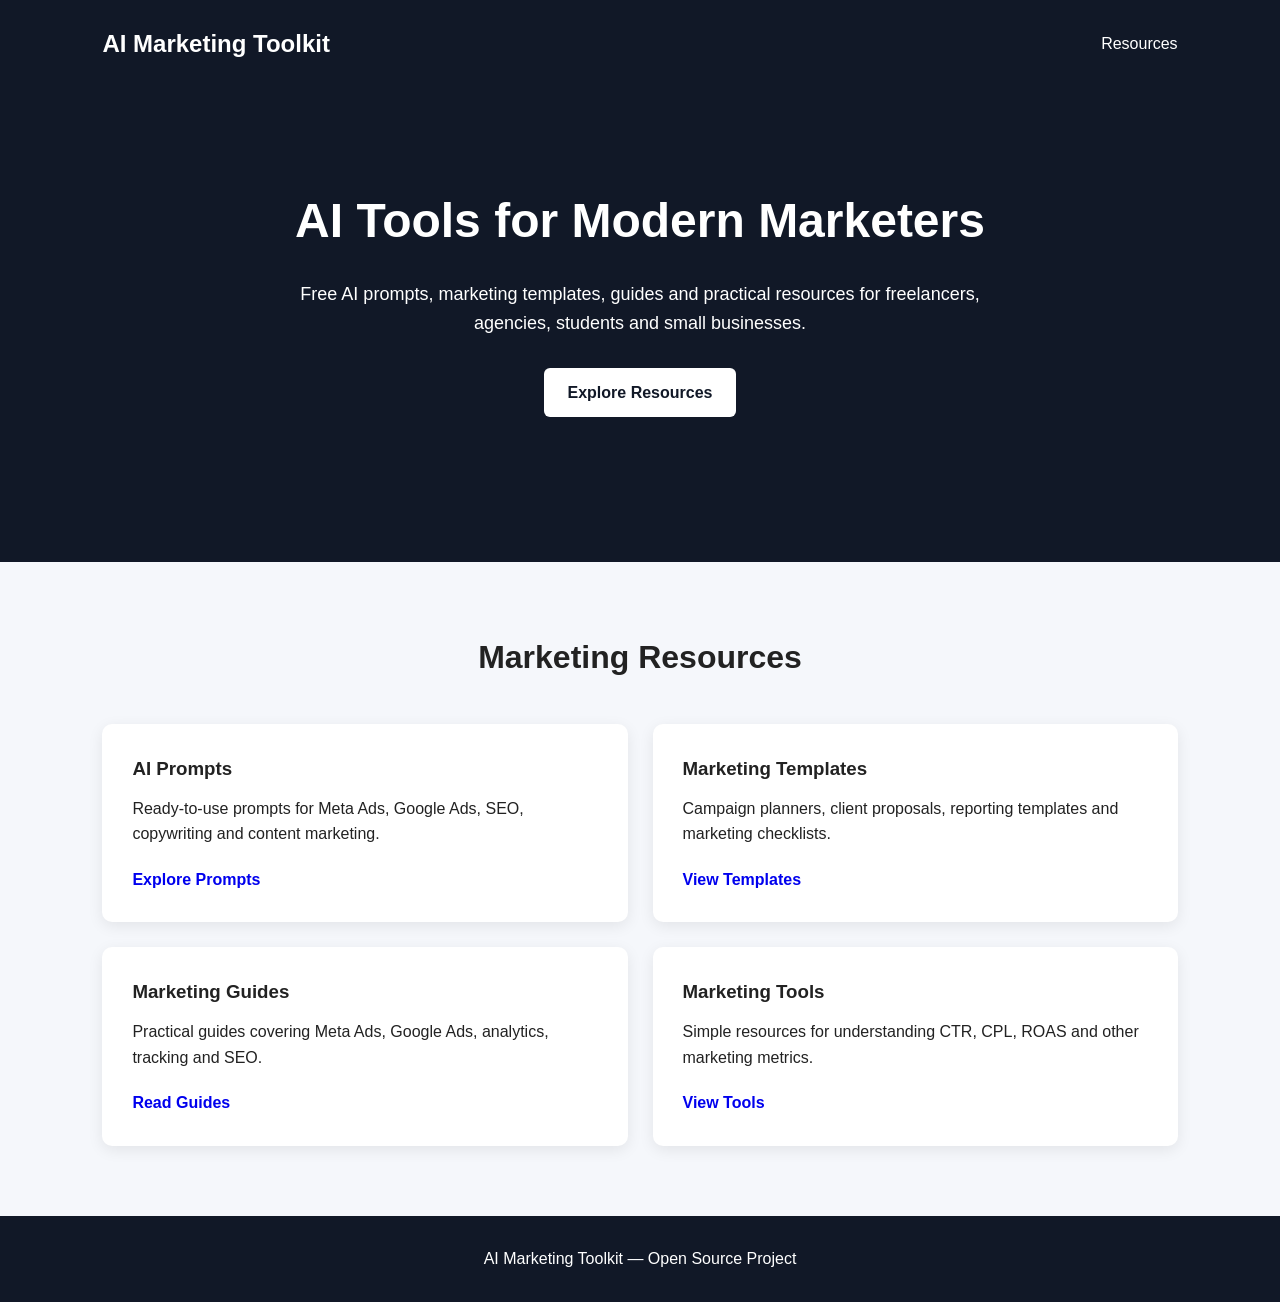
<file: index.html>
<!DOCTYPE html>
<html lang="en">
<head>
    <meta charset="UTF-8">
    <meta name="viewport" content="width=device-width, initial-scale=1.0">
    <meta name="description" content="AI Marketing Toolkit - Free AI prompts, marketing templates, guides and tools.">
    <title>AI Marketing Toolkit</title>
    <link rel="stylesheet" href="style.css">
</head>

<body>

    <header class="hero">
        <nav>
            <h2>AI Marketing Toolkit</h2>
            <a href="#resources">Resources</a>
        </nav>

        <div class="hero-content">
            <h1>AI Tools for Modern Marketers</h1>
            <p>
                Free AI prompts, marketing templates, guides and practical resources
                for freelancers, agencies, students and small businesses.
            </p>

            <a class="button" href="#resources">Explore Resources</a>
        </div>
    </header>

    <main id="resources">

        <section>
            <h2>Marketing Resources</h2>

            <div class="cards">

                <div class="card">
                    <h3>AI Prompts</h3>
                    <p>
                        Ready-to-use prompts for Meta Ads, Google Ads,
                        SEO, copywriting and content marketing.
                    </p>
                    <a href="prompts/facebook-ads.md">Explore Prompts</a>
                </div>

                <div class="card">
                    <h3>Marketing Templates</h3>
                    <p>
                        Campaign planners, client proposals,
                        reporting templates and marketing checklists.
                    </p>
                    <a href="templates/campaign-planner.md">View Templates</a>
                </div>

                <div class="card">
                    <h3>Marketing Guides</h3>
                    <p>
                        Practical guides covering Meta Ads, Google Ads,
                        analytics, tracking and SEO.
                    </p>
                    <a href="docs/meta-ads-guide.md">Read Guides</a>
                </div>

                <div class="card">
                    <h3>Marketing Tools</h3>
                    <p>
                        Simple resources for understanding CTR,
                        CPL, ROAS and other marketing metrics.
                    </p>
                    <a href="tools/marketing-metrics.md">View Tools</a>
                </div>

            </div>
        </section>

    </main>

    <footer>
        <p>AI Marketing Toolkit — Open Source Project</p>
    </footer>

    <script src="script.js"></script>

</body>
</html>
</file>
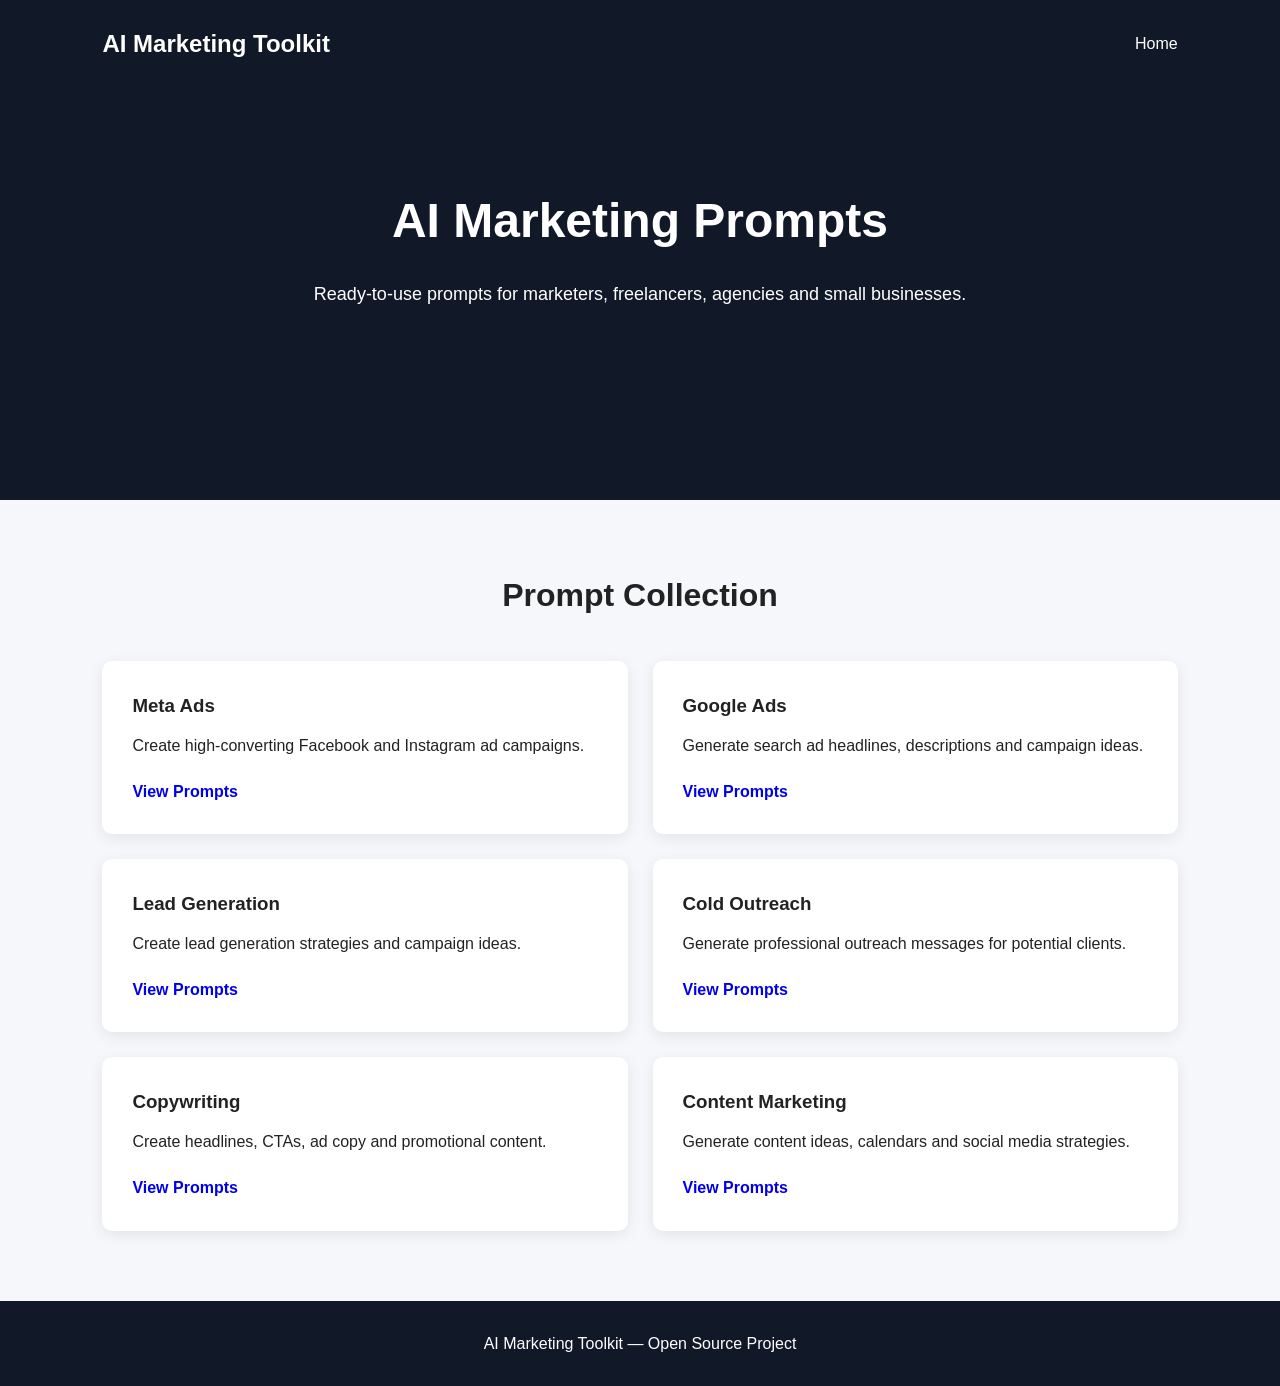
<file: prompts.html>
<!DOCTYPE html>
<html lang="en">
<head>
    <meta charset="UTF-8">
    <meta name="viewport" content="width=device-width, initial-scale=1.0">
    <title>AI Marketing Prompts</title>
    <link rel="stylesheet" href="style.css">
</head>

<body>

<header class="hero">
    <nav>
        <h2>AI Marketing Toolkit</h2>
        <a href="index.html">Home</a>
    </nav>

    <div class="hero-content">
        <h1>AI Marketing Prompts</h1>
        <p>
            Ready-to-use prompts for marketers, freelancers,
            agencies and small businesses.
        </p>
    </div>
</header>

<main>

<section>
    <h2>Prompt Collection</h2>

    <div class="cards">

        <div class="card">
            <h3>Meta Ads</h3>
            <p>Create high-converting Facebook and Instagram ad campaigns.</p>
            <a href="prompts/facebook-ads.md">View Prompts</a>
        </div>

        <div class="card">
            <h3>Google Ads</h3>
            <p>Generate search ad headlines, descriptions and campaign ideas.</p>
            <a href="prompts/google-ads.md">View Prompts</a>
        </div>

        <div class="card">
            <h3>Lead Generation</h3>
            <p>Create lead generation strategies and campaign ideas.</p>
            <a href="prompts/lead-generation.md">View Prompts</a>
        </div>

        <div class="card">
            <h3>Cold Outreach</h3>
            <p>Generate professional outreach messages for potential clients.</p>
            <a href="prompts/cold-outreach.md">View Prompts</a>
        </div>

        <div class="card">
            <h3>Copywriting</h3>
            <p>Create headlines, CTAs, ad copy and promotional content.</p>
            <a href="prompts/copywriting.md">View Prompts</a>
        </div>

        <div class="card">
            <h3>Content Marketing</h3>
            <p>Generate content ideas, calendars and social media strategies.</p>
            <a href="prompts/content-marketing.md">View Prompts</a>
        </div>

    </div>
</section>

</main>

<footer>
    <p>AI Marketing Toolkit — Open Source Project</p>
</footer>

</body>
</html>
</file>
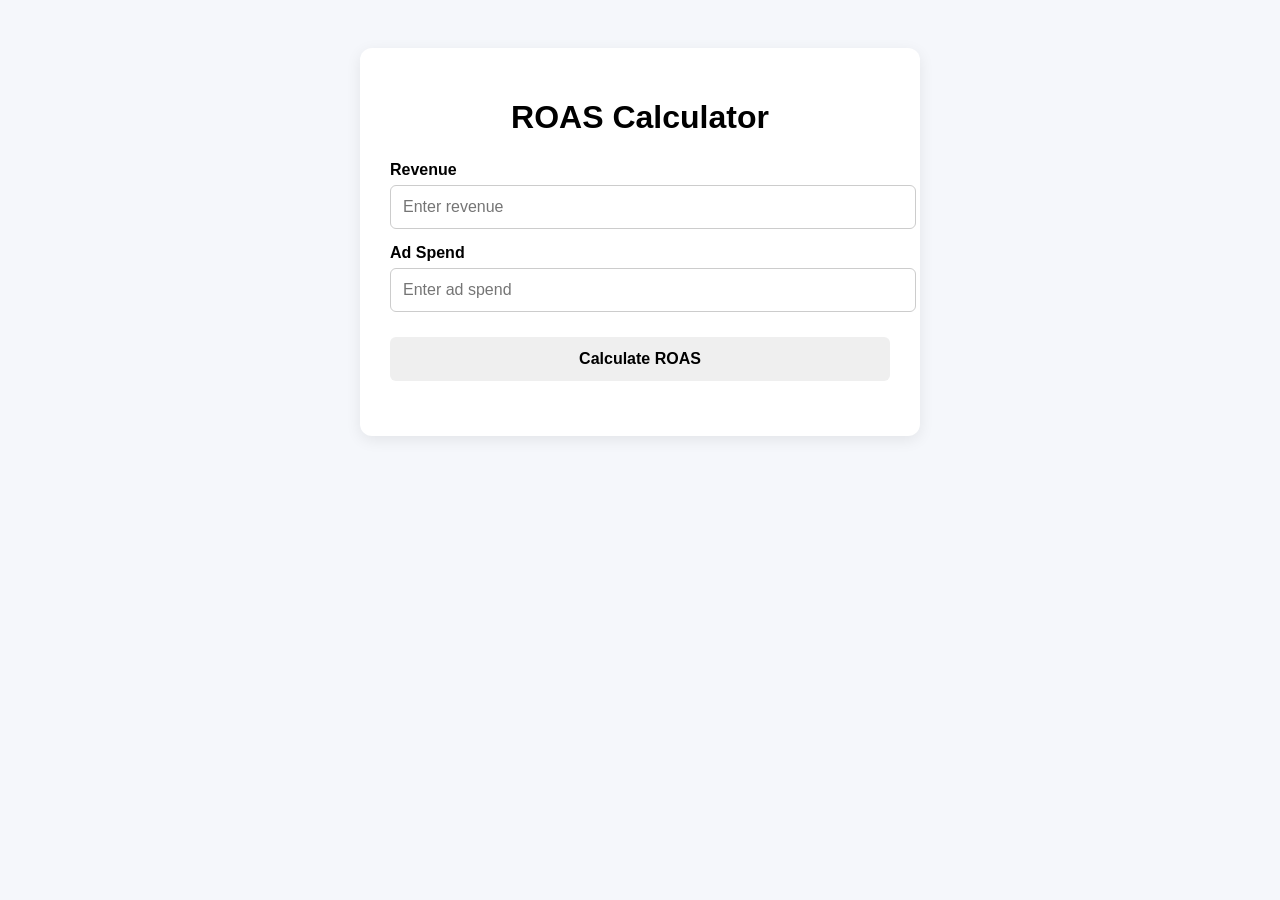
<file: prompts/prompts/prompts/prompts/templates/templates/docs/templates/templates/docs/docs/docs/examples/examples/examples/examples/templates/templates/prompts/prompts/prompts/templates/docs/prompts/prompts/templates/templates/docs/tools/tools/tools/tools/tools/guides/guides/guides/guides/guides/tools/roas-calculator.html>
<!DOCTYPE html>
<html lang="en">
<head>
    <meta charset="UTF-8">
    <meta name="viewport" content="width=device-width, initial-scale=1.0">
    <title>ROAS Calculator</title>

    <style>
        body {
            font-family: Arial, sans-serif;
            background: #f5f7fb;
            padding: 40px 20px;
        }

        .calculator {
            max-width: 500px;
            margin: auto;
            background: white;
            padding: 30px;
            border-radius: 12px;
            box-shadow: 0 4px 15px rgba(0,0,0,0.08);
        }

        h1 {
            text-align: center;
            margin-bottom: 25px;
        }

        label {
            display: block;
            margin-top: 15px;
            margin-bottom: 6px;
            font-weight: bold;
        }

        input {
            width: 100%;
            padding: 12px;
            border: 1px solid #ccc;
            border-radius: 6px;
            font-size: 16px;
        }

        button {
            width: 100%;
            margin-top: 25px;
            padding: 13px;
            border: none;
            border-radius: 6px;
            cursor: pointer;
            font-size: 16px;
            font-weight: bold;
        }

        #result {
            margin-top: 25px;
            text-align: center;
            font-size: 24px;
            font-weight: bold;
        }
    </style>
</head>

<body>

<div class="calculator">

    <h1>ROAS Calculator</h1>

    <label for="revenue">Revenue</label>
    <input type="number" id="revenue" placeholder="Enter revenue">

    <label for="spend">Ad Spend</label>
    <input type="number" id="spend" placeholder="Enter ad spend">

    <button onclick="calculateROAS()">Calculate ROAS</button>

    <div id="result"></div>

</div>

<script>
function calculateROAS() {

    const revenue = Number(document.getElementById("revenue").value);
    const spend = Number(document.getElementById("spend").value);
    const result = document.getElementById("result");

    if (revenue <= 0 || spend <= 0) {
        result.textContent = "Please enter valid values.";
        return;
    }

    const roas = revenue / spend;

    result.textContent = "ROAS: " + roas.toFixed(2) + "x";
}
</script>

</body>
</html>
</file>
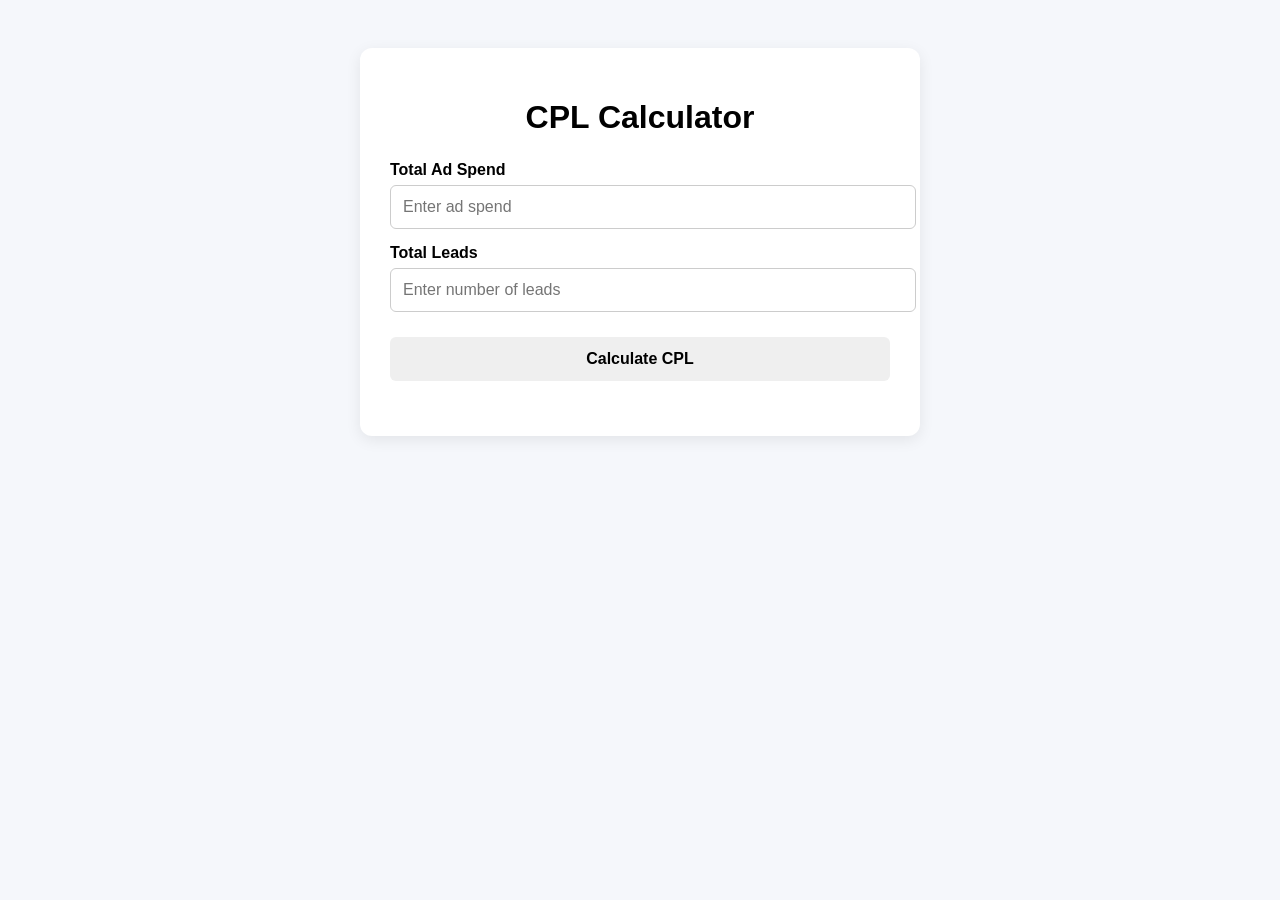
<file: prompts/prompts/prompts/prompts/templates/templates/docs/templates/templates/docs/docs/docs/examples/examples/examples/examples/templates/templates/prompts/prompts/prompts/templates/docs/prompts/prompts/templates/templates/docs/tools/tools/tools/tools/tools/guides/guides/guides/guides/guides/tools/tools/cpl-calculator.html>
<!DOCTYPE html>
<html lang="en">
<head>
    <meta charset="UTF-8">
    <meta name="viewport" content="width=device-width, initial-scale=1.0">
    <title>CPL Calculator</title>

    <style>
        body {
            font-family: Arial, sans-serif;
            background: #f5f7fb;
            padding: 40px 20px;
        }

        .calculator {
            max-width: 500px;
            margin: auto;
            background: white;
            padding: 30px;
            border-radius: 12px;
            box-shadow: 0 4px 15px rgba(0,0,0,0.08);
        }

        h1 {
            text-align: center;
            margin-bottom: 25px;
        }

        label {
            display: block;
            margin-top: 15px;
            margin-bottom: 6px;
            font-weight: bold;
        }

        input {
            width: 100%;
            padding: 12px;
            border: 1px solid #ccc;
            border-radius: 6px;
            font-size: 16px;
        }

        button {
            width: 100%;
            margin-top: 25px;
            padding: 13px;
            border: none;
            border-radius: 6px;
            cursor: pointer;
            font-size: 16px;
            font-weight: bold;
        }

        #result {
            margin-top: 25px;
            text-align: center;
            font-size: 24px;
            font-weight: bold;
        }
    </style>
</head>

<body>

<div class="calculator">

    <h1>CPL Calculator</h1>

    <label for="spend">Total Ad Spend</label>
    <input type="number" id="spend" placeholder="Enter ad spend">

    <label for="leads">Total Leads</label>
    <input type="number" id="leads" placeholder="Enter number of leads">

    <button onclick="calculateCPL()">Calculate CPL</button>

    <div id="result"></div>

</div>

<script>
function calculateCPL() {

    const spend = Number(document.getElementById("spend").value);
    const leads = Number(document.getElementById("leads").value);
    const result = document.getElementById("result");

    if (spend <= 0 || leads <= 0) {
        result.textContent = "Please enter valid values.";
        return;
    }

    const cpl = spend / leads;

    result.textContent = "CPL: ₹" + cpl.toFixed(2);
}
</script>

</body>
</html>
</file>
<file: style.css>
* {
    box-sizing: border-box;
    margin: 0;
    padding: 0;
}

body {
    font-family: Arial, sans-serif;
    line-height: 1.6;
    background: #f5f7fb;
    color: #222;
}

.hero {
    padding: 25px 8%;
    background: #111827;
    color: white;
    min-height: 500px;
}

nav {
    display: flex;
    justify-content: space-between;
    align-items: center;
}

nav a {
    color: white;
    text-decoration: none;
}

.hero-content {
    max-width: 750px;
    margin: 120px auto;
    text-align: center;
}

.hero-content h1 {
    font-size: 48px;
    margin-bottom: 20px;
}

.hero-content p {
    font-size: 18px;
    margin-bottom: 30px;
}

.button {
    display: inline-block;
    padding: 12px 24px;
    background: white;
    color: #111827;
    text-decoration: none;
    border-radius: 6px;
    font-weight: bold;
}

section {
    padding: 70px 8%;
}

section > h2 {
    text-align: center;
    margin-bottom: 40px;
    font-size: 32px;
}

.cards {
    display: grid;
    grid-template-columns: repeat(2, 1fr);
    gap: 25px;
}

.card {
    background: white;
    padding: 30px;
    border-radius: 10px;
    box-shadow: 0 4px 15px rgba(0, 0, 0, 0.08);
}

.card h3 {
    margin-bottom: 12px;
}

.card p {
    margin-bottom: 20px;
}

.card a {
    text-decoration: none;
    font-weight: bold;
}

footer {
    text-align: center;
    padding: 30px;
    background: #111827;
    color: white;
}

@media (max-width: 700px) {
    .hero-content h1 {
        font-size: 36px;
    }

    .cards {
        grid-template-columns: 1fr;
    }
}
</file>
